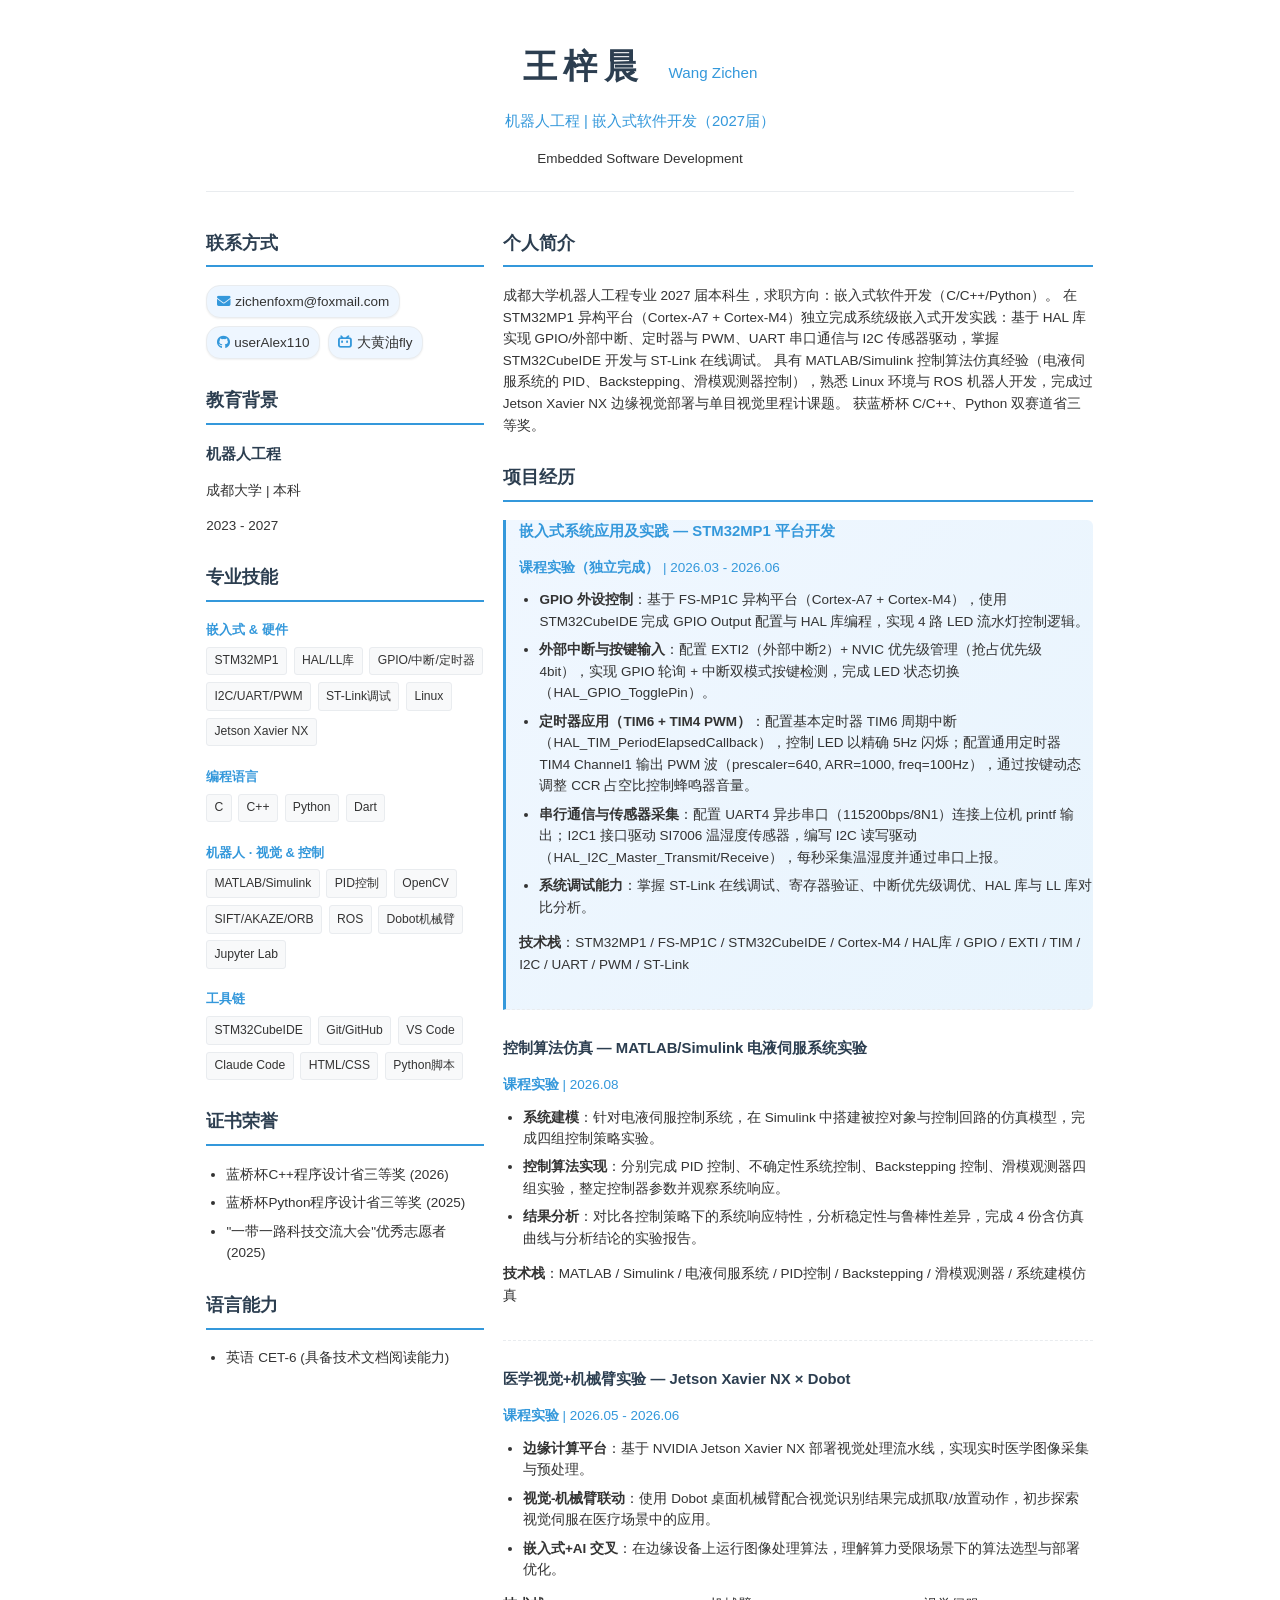
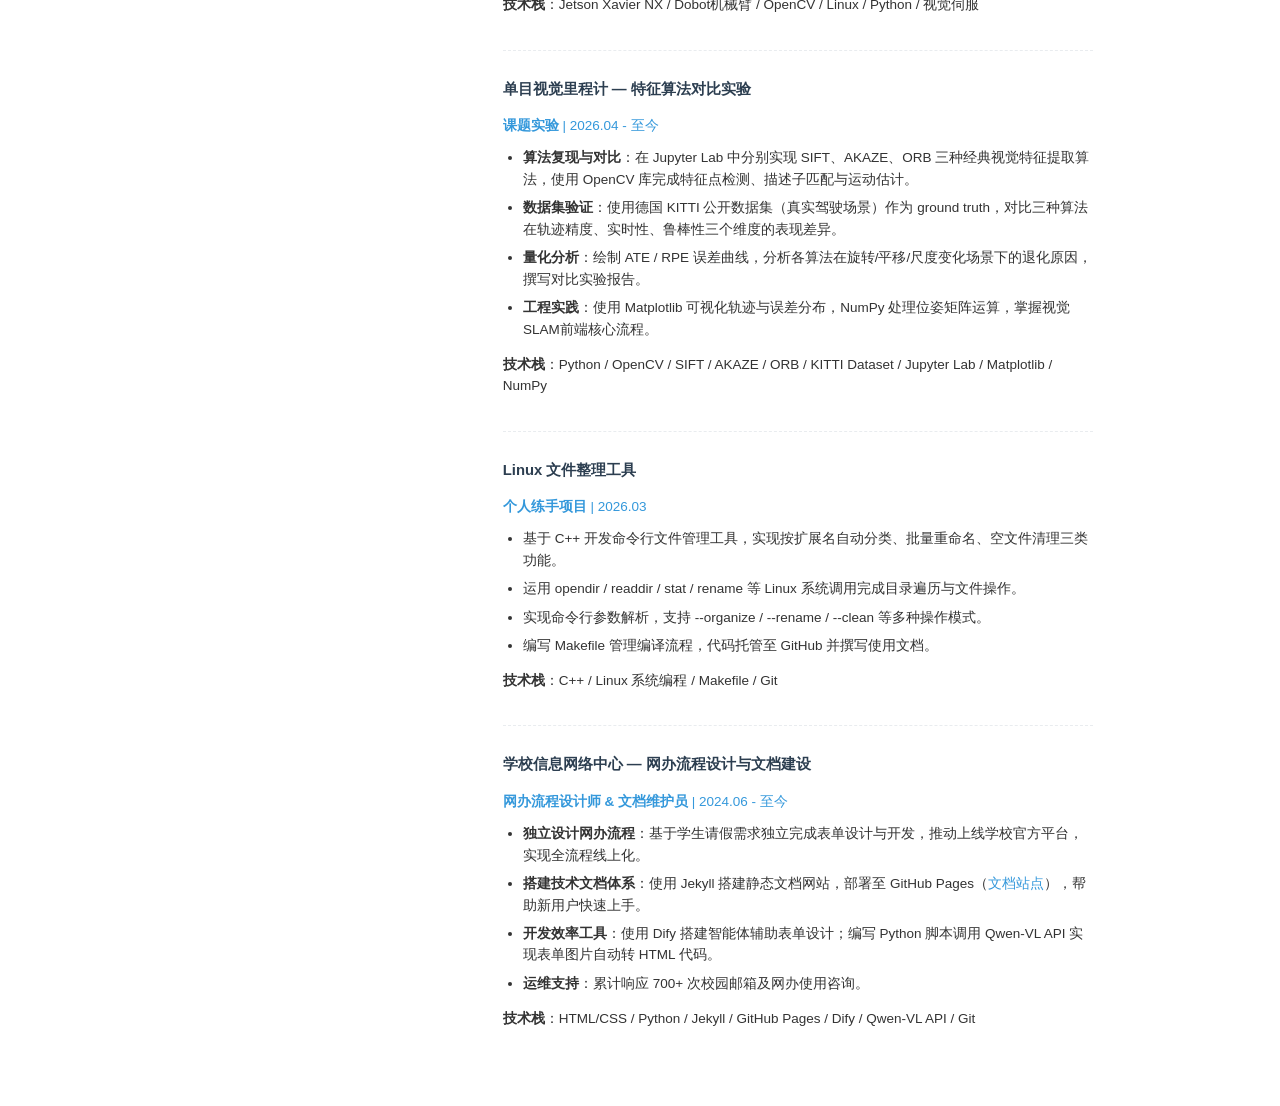
<file: index.html>
<!DOCTYPE html>
<html lang="zh-CN">

<head>
  <meta charset="UTF-8" />
  <meta name="viewport" content="width=device-width, initial-scale=1.0" />
  <meta name="description" content="王梓晨 - 机器人工程2027届本科 | 嵌入式软件开发：STM32/HAL库外设驱动、C++/Linux、MATLAB/Simulink控制算法仿真，蓝桥杯C/C++/Python双赛道省奖" />
  <link href="style.css" rel="stylesheet" />
  <link rel="stylesheet" href="https://cdnjs.cloudflare.com/ajax/libs/font-awesome/6.4.0/css/all.min.css" />
  <link rel="icon" type="image/png" href="favicon.png" />
  <title>王梓晨 | Wang Zichen - 简历</title>
  <!-- 打印样式优化 -->
  <style media="print">
    @page {
      margin: 1cm;
    }

    body {
      -webkit-print-color-adjust: exact;
      print-color-adjust: exact;
    }

    a {
      color: #1a0dab;
      text-decoration: underline;
    }
  </style>
</head>

<body>
  <header id="header">
    <h1>王梓晨 <span class="pinyin">Wang Zichen</span></h1>
    <p class="title">机器人工程 | 嵌入式软件开发（2027届）</p>
    <p class="subtitle">Embedded Software Development</p>
  </header>

  <main>
    <aside id="mainLeft">
      <section class="contact-section">
        <h2>联系方式</h2>
        <div class="contact-bar">
          <a href="mailto:zichenfoxm@foxmail.com">
            <i class="fas fa-envelope" aria-hidden="true"></i> zichenfoxm@foxmail.com
          </a>
          <a href="https://github.com/userAlex110">
            <i class="fab fa-github" aria-hidden="true"></i> userAlex110
          </a>
          <a href="https://space.bilibili.com/3494361348180602">
            <i class="fab fa-bilibili" aria-hidden="true"></i> 大黄油fly
          </a>
        </div>
      </section>

      <section class="education-section">
        <h2>教育背景</h2>
        <div class="education-item">
          <h3>机器人工程</h3>
          <p class="school">成都大学 | 本科</p>
          <p class="period">2023 - 2027</p>
        </div>
      </section>

      <section class="skills-section">
        <h2>专业技能</h2>
        <div class="skill-category">
          <h3>嵌入式 &amp; 硬件</h3>
          <div class="skill-tags">
            <span class="skill-tag">STM32MP1</span>
            <span class="skill-tag">HAL/LL库</span>
            <span class="skill-tag">GPIO/中断/定时器</span>
            <span class="skill-tag">I2C/UART/PWM</span>
            <span class="skill-tag">ST-Link调试</span>
            <span class="skill-tag">Linux</span>
            <span class="skill-tag">Jetson Xavier NX</span>
          </div>
        </div>
        <div class="skill-category">
          <h3>编程语言</h3>
          <div class="skill-tags">
            <span class="skill-tag">C</span>
            <span class="skill-tag">C++</span>
            <span class="skill-tag">Python</span>
            <span class="skill-tag">Dart</span>
          </div>
        </div>
        <div class="skill-category">
          <h3>机器人 · 视觉 &amp; 控制</h3>
          <div class="skill-tags">
            <span class="skill-tag">MATLAB/Simulink</span>
            <span class="skill-tag">PID控制</span>
            <span class="skill-tag">OpenCV</span>
            <span class="skill-tag">SIFT/AKAZE/ORB</span>
            <span class="skill-tag">ROS</span>
            <span class="skill-tag">Dobot机械臂</span>
            <span class="skill-tag">Jupyter Lab</span>
          </div>
        </div>
        <div class="skill-category">
          <h3>工具链</h3>
          <div class="skill-tags">
            <span class="skill-tag">STM32CubeIDE</span>
            <span class="skill-tag">Git/GitHub</span>
            <span class="skill-tag">VS Code</span>
            <span class="skill-tag">Claude Code</span>
            <span class="skill-tag">HTML/CSS</span>
            <span class="skill-tag">Python脚本</span>
          </div>
        </div>
      </section>

      <section class="certificates-section">
        <h2>证书荣誉</h2>
        <ul class="certificates-list">
          <li>蓝桥杯C++程序设计省三等奖 (2026)</li>
          <li>蓝桥杯Python程序设计省三等奖 (2025)</li>
          <li>"一带一路科技交流大会"优秀志愿者 (2025)</li>
        </ul>
      </section>

      <section class="languages-section">
        <h2>语言能力</h2>
        <ul class="languages-list">
          <li>英语 CET-6 (具备技术文档阅读能力)</li>
        </ul>
      </section>
    </aside>

    <article id="mainRight">
      <section class="about-section">
        <h2>个人简介</h2>
        <p>
          成都大学机器人工程专业 2027 届本科生，求职方向：嵌入式软件开发（C/C++/Python）。
          在 STM32MP1 异构平台（Cortex-A7 + Cortex-M4）独立完成系统级嵌入式开发实践：基于 HAL 库实现 GPIO/外部中断、定时器与 PWM、UART 串口通信与 I2C 传感器驱动，掌握 STM32CubeIDE 开发与 ST-Link 在线调试。
          具有 MATLAB/Simulink 控制算法仿真经验（电液伺服系统的 PID、Backstepping、滑模观测器控制），熟悉 Linux 环境与 ROS 机器人开发，完成过 Jetson Xavier NX 边缘视觉部署与单目视觉里程计课题。
          获蓝桥杯 C/C++、Python 双赛道省三等奖。
        </p>
      </section>

      <section class="experience-section">
        <h2>项目经历</h2>

        <!-- 嵌入式核心项目 -->
        <div class="experience-item highlight">
          <h3>嵌入式系统应用及实践 — STM32MP1 平台开发</h3>
          <p class="role"><strong>课程实验（独立完成）</strong> | 2026.03 - 2026.06</p>
          <ul>
            <li><strong>GPIO 外设控制</strong>：基于 FS-MP1C 异构平台（Cortex-A7 + Cortex-M4），使用 STM32CubeIDE 完成 GPIO Output 配置与 HAL 库编程，实现 4 路 LED 流水灯控制逻辑。</li>
            <li><strong>外部中断与按键输入</strong>：配置 EXTI2（外部中断2）+ NVIC 优先级管理（抢占优先级 4bit），实现 GPIO 轮询 + 中断双模式按键检测，完成 LED 状态切换（HAL_GPIO_TogglePin）。</li>
            <li><strong>定时器应用（TIM6 + TIM4 PWM）</strong>：配置基本定时器 TIM6 周期中断（HAL_TIM_PeriodElapsedCallback），控制 LED 以精确 5Hz 闪烁；配置通用定时器 TIM4 Channel1 输出 PWM 波（prescaler=640, ARR=1000, freq=100Hz），通过按键动态调整 CCR 占空比控制蜂鸣器音量。</li>
            <li><strong>串行通信与传感器采集</strong>：配置 UART4 异步串口（115200bps/8N1）连接上位机 printf 输出；I2C1 接口驱动 SI7006 温湿度传感器，编写 I2C 读写驱动（HAL_I2C_Master_Transmit/Receive），每秒采集温湿度并通过串口上报。</li>
            <li><strong>系统调试能力</strong>：掌握 ST-Link 在线调试、寄存器验证、中断优先级调优、HAL 库与 LL 库对比分析。</li>
          </ul>
          <p class="skills-used"><strong>技术栈</strong>：STM32MP1 / FS-MP1C / STM32CubeIDE / Cortex-M4 / HAL库 / GPIO / EXTI / TIM / I2C / UART / PWM / ST-Link</p>
        </div>

        <!-- 控制算法仿真 -->
        <div class="experience-item">
          <h3>控制算法仿真 — MATLAB/Simulink 电液伺服系统实验</h3>
          <p class="role"><strong>课程实验</strong> | 2026.08</p>
          <ul>
            <li><strong>系统建模</strong>：针对电液伺服控制系统，在 Simulink 中搭建被控对象与控制回路的仿真模型，完成四组控制策略实验。</li>
            <li><strong>控制算法实现</strong>：分别完成 PID 控制、不确定性系统控制、Backstepping 控制、滑模观测器四组实验，整定控制器参数并观察系统响应。</li>
            <li><strong>结果分析</strong>：对比各控制策略下的系统响应特性，分析稳定性与鲁棒性差异，完成 4 份含仿真曲线与分析结论的实验报告。</li>
          </ul>
          <p class="skills-used"><strong>技术栈</strong>：MATLAB / Simulink / 电液伺服系统 / PID控制 / Backstepping / 滑模观测器 / 系统建模仿真</p>
        </div>

        <!-- 嵌入式+AI 交叉项目 -->
        <div class="experience-item">
          <h3>医学视觉+机械臂实验 — Jetson Xavier NX × Dobot</h3>
          <p class="role"><strong>课程实验</strong> | 2026.05 - 2026.06</p>
          <ul>
            <li><strong>边缘计算平台</strong>：基于 NVIDIA Jetson Xavier NX 部署视觉处理流水线，实现实时医学图像采集与预处理。</li>
            <li><strong>视觉-机械臂联动</strong>：使用 Dobot 桌面机械臂配合视觉识别结果完成抓取/放置动作，初步探索视觉伺服在医疗场景中的应用。</li>
            <li><strong>嵌入式+AI 交叉</strong>：在边缘设备上运行图像处理算法，理解算力受限场景下的算法选型与部署优化。</li>
          </ul>
          <p class="skills-used"><strong>技术栈</strong>：Jetson Xavier NX / Dobot机械臂 / OpenCV / Linux / Python / 视觉伺服</p>
        </div>

        <!-- 视觉项目 -->
        <div class="experience-item">
          <h3>单目视觉里程计 — 特征算法对比实验</h3>
          <p class="role"><strong>课题实验</strong> | 2026.04 - 至今</p>
          <ul>
            <li><strong>算法复现与对比</strong>：在 Jupyter Lab 中分别实现 SIFT、AKAZE、ORB 三种经典视觉特征提取算法，使用 OpenCV 库完成特征点检测、描述子匹配与运动估计。</li>
            <li><strong>数据集验证</strong>：使用德国 KITTI 公开数据集（真实驾驶场景）作为 ground truth，对比三种算法在轨迹精度、实时性、鲁棒性三个维度的表现差异。</li>
            <li><strong>量化分析</strong>：绘制 ATE / RPE 误差曲线，分析各算法在旋转/平移/尺度变化场景下的退化原因，撰写对比实验报告。</li>
            <li><strong>工程实践</strong>：使用 Matplotlib 可视化轨迹与误差分布，NumPy 处理位姿矩阵运算，掌握视觉SLAM前端核心流程。</li>
          </ul>
          <p class="skills-used"><strong>技术栈</strong>：Python / OpenCV / SIFT / AKAZE / ORB / KITTI Dataset / Jupyter Lab / Matplotlib / NumPy</p>
        </div>

        <!-- 工具项目 -->
        <div class="experience-item">
          <h3>Linux 文件整理工具</h3>
          <p class="role"><strong>个人练手项目</strong> | 2026.03</p>
          <ul>
            <li>基于 C++ 开发命令行文件管理工具，实现按扩展名自动分类、批量重命名、空文件清理三类功能。</li>
            <li>运用 opendir / readdir / stat / rename 等 Linux 系统调用完成目录遍历与文件操作。</li>
            <li>实现命令行参数解析，支持 --organize / --rename / --clean 等多种操作模式。</li>
            <li>编写 Makefile 管理编译流程，代码托管至 GitHub 并撰写使用文档。</li>
          </ul>
          <p class="skills-used"><strong>技术栈</strong>：C++ / Linux 系统编程 / Makefile / Git</p>
        </div>

        <!-- 学校工作 -->
        <div class="experience-item">
          <h3>学校信息网络中心 — 网办流程设计与文档建设</h3>
          <p class="role"><strong>网办流程设计师 &amp; 文档维护员</strong> | 2024.06 - 至今</p>
          <ul>
            <li><strong>独立设计网办流程</strong>：基于学生请假需求独立完成表单设计与开发，推动上线学校官方平台，实现全流程线上化。</li>
            <li><strong>搭建技术文档体系</strong>：使用 Jekyll 搭建静态文档网站，部署至 GitHub Pages（<a href="https://useralex110.github.io/docs-tutorial/" target="_blank" rel="noreferrer">文档站点</a>），帮助新用户快速上手。</li>
            <li><strong>开发效率工具</strong>：使用 Dify 搭建智能体辅助表单设计；编写 Python 脚本调用 Qwen-VL API 实现表单图片自动转 HTML 代码。</li>
            <li><strong>运维支持</strong>：累计响应 700+ 次校园邮箱及网办使用咨询。</li>
          </ul>
          <p class="skills-used"><strong>技术栈</strong>：HTML/CSS / Python / Jekyll / GitHub Pages / Dify / Qwen-VL API / Git</p>
        </div>
      </section>
    </article>
  </main>
</body>

</html>
</file>
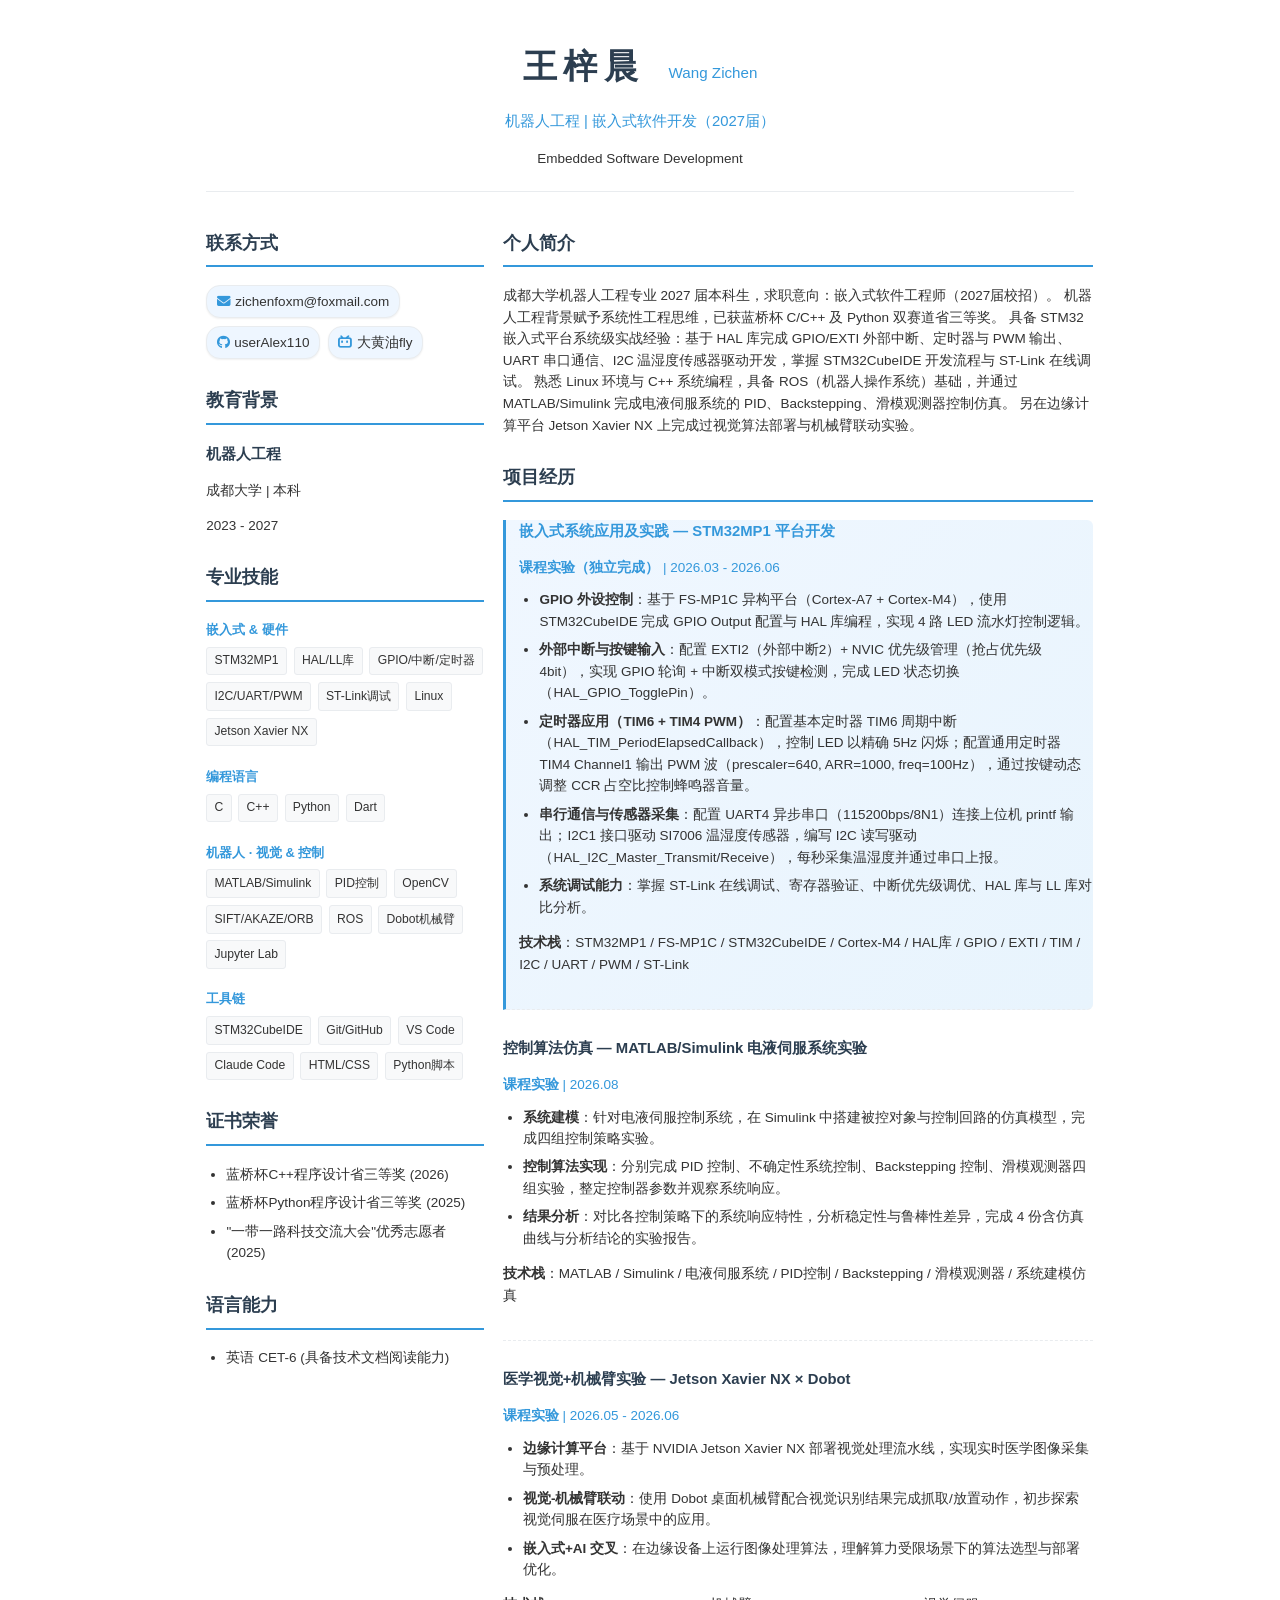
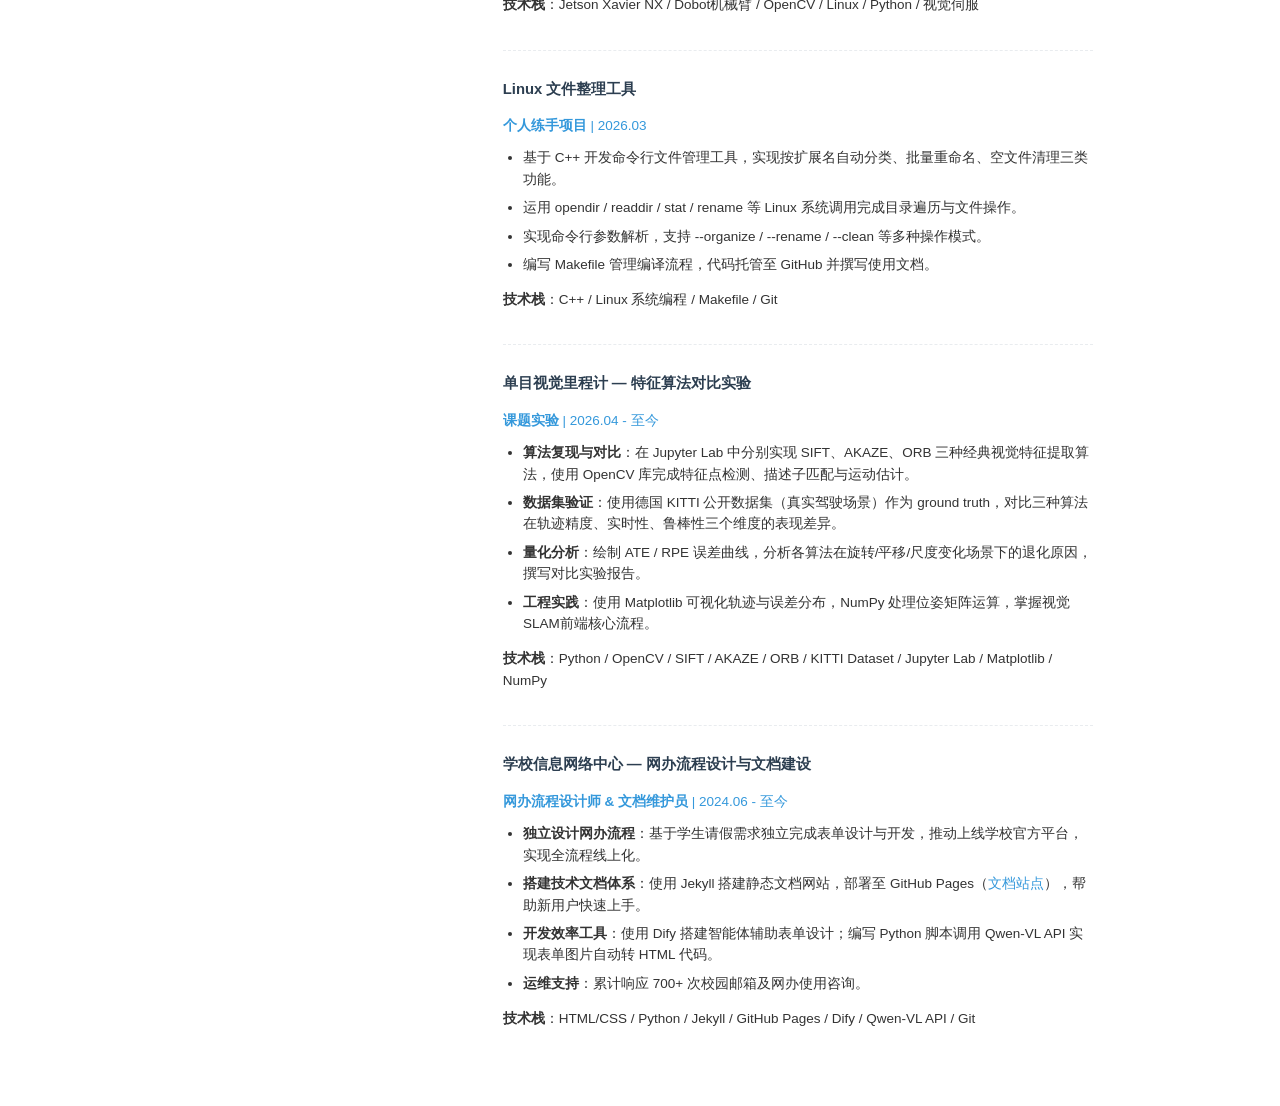
<file: yingwei/index.html>
<!DOCTYPE html>
<html lang="zh-CN">

<head>
  <meta charset="UTF-8" />
  <meta name="viewport" content="width=device-width, initial-scale=1.0" />
  <meta name="description" content="王梓晨 - 机器人工程2027届本科 | 嵌入式软件开发：STM32/HAL库外设驱动、C++/Linux、MATLAB/Simulink控制算法仿真，蓝桥杯C/C++/Python双赛道省奖" />
  <meta name="robots" content="noindex" />
  <link href="style.css" rel="stylesheet" />
  <link rel="stylesheet" href="https://cdnjs.cloudflare.com/ajax/libs/font-awesome/6.4.0/css/all.min.css" />
  <link rel="icon" type="image/png" href="favicon.png" />
  <title>王梓晨 | Wang Zichen - 简历</title>
  <!-- 打印样式优化 -->
  <style media="print">
    @page {
      margin: 1cm;
    }

    body {
      -webkit-print-color-adjust: exact;
      print-color-adjust: exact;
    }

    a {
      color: #1a0dab;
      text-decoration: underline;
    }
  </style>
</head>

<body>
  <header id="header">
    <h1>王梓晨 <span class="pinyin">Wang Zichen</span></h1>
    <p class="title">机器人工程 | 嵌入式软件开发（2027届）</p>
    <p class="subtitle">Embedded Software Development</p>
  </header>

  <main>
    <aside id="mainLeft">
      <section class="contact-section">
        <h2>联系方式</h2>
        <div class="contact-bar">
          <a href="mailto:zichenfoxm@foxmail.com">
            <i class="fas fa-envelope" aria-hidden="true"></i> zichenfoxm@foxmail.com
          </a>
          <a href="https://github.com/userAlex110">
            <i class="fab fa-github" aria-hidden="true"></i> userAlex110
          </a>
          <a href="https://space.bilibili.com/3494361348180602">
            <i class="fab fa-bilibili" aria-hidden="true"></i> 大黄油fly
          </a>
        </div>
      </section>

      <section class="education-section">
        <h2>教育背景</h2>
        <div class="education-item">
          <h3>机器人工程</h3>
          <p class="school">成都大学 | 本科</p>
          <p class="period">2023 - 2027</p>
        </div>
      </section>

      <section class="skills-section">
        <h2>专业技能</h2>
        <div class="skill-category">
          <h3>嵌入式 &amp; 硬件</h3>
          <div class="skill-tags">
            <span class="skill-tag">STM32MP1</span>
            <span class="skill-tag">HAL/LL库</span>
            <span class="skill-tag">GPIO/中断/定时器</span>
            <span class="skill-tag">I2C/UART/PWM</span>
            <span class="skill-tag">ST-Link调试</span>
            <span class="skill-tag">Linux</span>
            <span class="skill-tag">Jetson Xavier NX</span>
          </div>
        </div>
        <div class="skill-category">
          <h3>编程语言</h3>
          <div class="skill-tags">
            <span class="skill-tag">C</span>
            <span class="skill-tag">C++</span>
            <span class="skill-tag">Python</span>
            <span class="skill-tag">Dart</span>
          </div>
        </div>
        <div class="skill-category">
          <h3>机器人 · 视觉 &amp; 控制</h3>
          <div class="skill-tags">
            <span class="skill-tag">MATLAB/Simulink</span>
            <span class="skill-tag">PID控制</span>
            <span class="skill-tag">OpenCV</span>
            <span class="skill-tag">SIFT/AKAZE/ORB</span>
            <span class="skill-tag">ROS</span>
            <span class="skill-tag">Dobot机械臂</span>
            <span class="skill-tag">Jupyter Lab</span>
          </div>
        </div>
        <div class="skill-category">
          <h3>工具链</h3>
          <div class="skill-tags">
            <span class="skill-tag">STM32CubeIDE</span>
            <span class="skill-tag">Git/GitHub</span>
            <span class="skill-tag">VS Code</span>
            <span class="skill-tag">Claude Code</span>
            <span class="skill-tag">HTML/CSS</span>
            <span class="skill-tag">Python脚本</span>
          </div>
        </div>
      </section>

      <section class="certificates-section">
        <h2>证书荣誉</h2>
        <ul class="certificates-list">
          <li>蓝桥杯C++程序设计省三等奖 (2026)</li>
          <li>蓝桥杯Python程序设计省三等奖 (2025)</li>
          <li>"一带一路科技交流大会"优秀志愿者 (2025)</li>
        </ul>
      </section>

      <section class="languages-section">
        <h2>语言能力</h2>
        <ul class="languages-list">
          <li>英语 CET-6 (具备技术文档阅读能力)</li>
        </ul>
      </section>
    </aside>

    <article id="mainRight">
      <section class="about-section">
        <h2>个人简介</h2>
        <p>
          成都大学机器人工程专业 2027 届本科生，求职意向：嵌入式软件工程师（2027届校招）。
          机器人工程背景赋予系统性工程思维，已获蓝桥杯 C/C++ 及 Python 双赛道省三等奖。
          具备 STM32 嵌入式平台系统级实战经验：基于 HAL 库完成 GPIO/EXTI 外部中断、定时器与 PWM 输出、UART 串口通信、I2C 温湿度传感器驱动开发，掌握 STM32CubeIDE 开发流程与 ST-Link 在线调试。
          熟悉 Linux 环境与 C++ 系统编程，具备 ROS（机器人操作系统）基础，并通过 MATLAB/Simulink 完成电液伺服系统的 PID、Backstepping、滑模观测器控制仿真。
          另在边缘计算平台 Jetson Xavier NX 上完成过视觉算法部署与机械臂联动实验。
        </p>
      </section>

      <section class="experience-section">
        <h2>项目经历</h2>

        <!-- 嵌入式核心项目 -->
        <div class="experience-item highlight">
          <h3>嵌入式系统应用及实践 — STM32MP1 平台开发</h3>
          <p class="role"><strong>课程实验（独立完成）</strong> | 2026.03 - 2026.06</p>
          <ul>
            <li><strong>GPIO 外设控制</strong>：基于 FS-MP1C 异构平台（Cortex-A7 + Cortex-M4），使用 STM32CubeIDE 完成 GPIO Output 配置与 HAL 库编程，实现 4 路 LED 流水灯控制逻辑。</li>
            <li><strong>外部中断与按键输入</strong>：配置 EXTI2（外部中断2）+ NVIC 优先级管理（抢占优先级 4bit），实现 GPIO 轮询 + 中断双模式按键检测，完成 LED 状态切换（HAL_GPIO_TogglePin）。</li>
            <li><strong>定时器应用（TIM6 + TIM4 PWM）</strong>：配置基本定时器 TIM6 周期中断（HAL_TIM_PeriodElapsedCallback），控制 LED 以精确 5Hz 闪烁；配置通用定时器 TIM4 Channel1 输出 PWM 波（prescaler=640, ARR=1000, freq=100Hz），通过按键动态调整 CCR 占空比控制蜂鸣器音量。</li>
            <li><strong>串行通信与传感器采集</strong>：配置 UART4 异步串口（115200bps/8N1）连接上位机 printf 输出；I2C1 接口驱动 SI7006 温湿度传感器，编写 I2C 读写驱动（HAL_I2C_Master_Transmit/Receive），每秒采集温湿度并通过串口上报。</li>
            <li><strong>系统调试能力</strong>：掌握 ST-Link 在线调试、寄存器验证、中断优先级调优、HAL 库与 LL 库对比分析。</li>
          </ul>
          <p class="skills-used"><strong>技术栈</strong>：STM32MP1 / FS-MP1C / STM32CubeIDE / Cortex-M4 / HAL库 / GPIO / EXTI / TIM / I2C / UART / PWM / ST-Link</p>
        </div>

        <!-- 控制算法仿真 -->
        <div class="experience-item">
          <h3>控制算法仿真 — MATLAB/Simulink 电液伺服系统实验</h3>
          <p class="role"><strong>课程实验</strong> | 2026.08</p>
          <ul>
            <li><strong>系统建模</strong>：针对电液伺服控制系统，在 Simulink 中搭建被控对象与控制回路的仿真模型，完成四组控制策略实验。</li>
            <li><strong>控制算法实现</strong>：分别完成 PID 控制、不确定性系统控制、Backstepping 控制、滑模观测器四组实验，整定控制器参数并观察系统响应。</li>
            <li><strong>结果分析</strong>：对比各控制策略下的系统响应特性，分析稳定性与鲁棒性差异，完成 4 份含仿真曲线与分析结论的实验报告。</li>
          </ul>
          <p class="skills-used"><strong>技术栈</strong>：MATLAB / Simulink / 电液伺服系统 / PID控制 / Backstepping / 滑模观测器 / 系统建模仿真</p>
        </div>

        <!-- 嵌入式+AI 交叉项目 -->
        <div class="experience-item">
          <h3>医学视觉+机械臂实验 — Jetson Xavier NX × Dobot</h3>
          <p class="role"><strong>课程实验</strong> | 2026.05 - 2026.06</p>
          <ul>
            <li><strong>边缘计算平台</strong>：基于 NVIDIA Jetson Xavier NX 部署视觉处理流水线，实现实时医学图像采集与预处理。</li>
            <li><strong>视觉-机械臂联动</strong>：使用 Dobot 桌面机械臂配合视觉识别结果完成抓取/放置动作，初步探索视觉伺服在医疗场景中的应用。</li>
            <li><strong>嵌入式+AI 交叉</strong>：在边缘设备上运行图像处理算法，理解算力受限场景下的算法选型与部署优化。</li>
          </ul>
          <p class="skills-used"><strong>技术栈</strong>：Jetson Xavier NX / Dobot机械臂 / OpenCV / Linux / Python / 视觉伺服</p>
        </div>

        <!-- 工具项目 -->
        <div class="experience-item">
          <h3>Linux 文件整理工具</h3>
          <p class="role"><strong>个人练手项目</strong> | 2026.03</p>
          <ul>
            <li>基于 C++ 开发命令行文件管理工具，实现按扩展名自动分类、批量重命名、空文件清理三类功能。</li>
            <li>运用 opendir / readdir / stat / rename 等 Linux 系统调用完成目录遍历与文件操作。</li>
            <li>实现命令行参数解析，支持 --organize / --rename / --clean 等多种操作模式。</li>
            <li>编写 Makefile 管理编译流程，代码托管至 GitHub 并撰写使用文档。</li>
          </ul>
          <p class="skills-used"><strong>技术栈</strong>：C++ / Linux 系统编程 / Makefile / Git</p>
        </div>

        <!-- 视觉项目 -->
        <div class="experience-item">
          <h3>单目视觉里程计 — 特征算法对比实验</h3>
          <p class="role"><strong>课题实验</strong> | 2026.04 - 至今</p>
          <ul>
            <li><strong>算法复现与对比</strong>：在 Jupyter Lab 中分别实现 SIFT、AKAZE、ORB 三种经典视觉特征提取算法，使用 OpenCV 库完成特征点检测、描述子匹配与运动估计。</li>
            <li><strong>数据集验证</strong>：使用德国 KITTI 公开数据集（真实驾驶场景）作为 ground truth，对比三种算法在轨迹精度、实时性、鲁棒性三个维度的表现差异。</li>
            <li><strong>量化分析</strong>：绘制 ATE / RPE 误差曲线，分析各算法在旋转/平移/尺度变化场景下的退化原因，撰写对比实验报告。</li>
            <li><strong>工程实践</strong>：使用 Matplotlib 可视化轨迹与误差分布，NumPy 处理位姿矩阵运算，掌握视觉SLAM前端核心流程。</li>
          </ul>
          <p class="skills-used"><strong>技术栈</strong>：Python / OpenCV / SIFT / AKAZE / ORB / KITTI Dataset / Jupyter Lab / Matplotlib / NumPy</p>
        </div>

        <!-- 学校工作 -->
        <div class="experience-item">
          <h3>学校信息网络中心 — 网办流程设计与文档建设</h3>
          <p class="role"><strong>网办流程设计师 &amp; 文档维护员</strong> | 2024.06 - 至今</p>
          <ul>
            <li><strong>独立设计网办流程</strong>：基于学生请假需求独立完成表单设计与开发，推动上线学校官方平台，实现全流程线上化。</li>
            <li><strong>搭建技术文档体系</strong>：使用 Jekyll 搭建静态文档网站，部署至 GitHub Pages（<a href="https://useralex110.github.io/docs-tutorial/" target="_blank" rel="noreferrer">文档站点</a>），帮助新用户快速上手。</li>
            <li><strong>开发效率工具</strong>：使用 Dify 搭建智能体辅助表单设计；编写 Python 脚本调用 Qwen-VL API 实现表单图片自动转 HTML 代码。</li>
            <li><strong>运维支持</strong>：累计响应 700+ 次校园邮箱及网办使用咨询。</li>
          </ul>
          <p class="skills-used"><strong>技术栈</strong>：HTML/CSS / Python / Jekyll / GitHub Pages / Dify / Qwen-VL API / Git</p>
        </div>
      </section>
    </article>
  </main>
</body>

</html>
</file>
<file: style.css>
:root {
    --primary-color: #2c3e50;
    --accent-color: #3498db;
    --text-color: #333;
    --light-gray: #f8f9fa;
    --border-color: #e9ecef;
}

* {
    box-sizing: border-box;
}

body {
    font-family: "Helvetica Neue", Helvetica, Arial, "PingFang SC", "Hiragino Sans GB", "Heiti SC", "Microsoft YaHei", "WenQuanYi Micro Hei", sans-serif;
    font-size: 13.5px;
    line-height: 1.6;
    color: var(--text-color);
    max-width: 900px;
    margin: 0 auto;
    padding: 1.2em;
    background-color: #fff;
}

h1,
h2,
h3 {
    font-weight: 600;
    color: var(--primary-color);
    margin-bottom: 0.5em;
}

h1 {
    font-size: 2.5em;
    letter-spacing: 0.2em;
}

.pinyin {
    font-size: 0.45em;
    letter-spacing: 0;
    color: var(--accent-color);
    margin-left: 0.5em;
    font-weight: 500;
}

h2 {
    font-size: 1.3em;
    padding-bottom: 0.5em;
    border-bottom: 2px solid var(--accent-color);
    margin-bottom: 1em;
}

h3 {
    font-size: 1.1em;
    margin-bottom: 0.5em;
}

header {
    text-align: center;
    margin-bottom: 1.6em;
    padding-bottom: 1em;
    border-bottom: 1px solid var(--border-color);
}

.title {
    font-size: 1.1em;
    color: var(--accent-color);
}

.subtitle {
    font-size: 1em;
    color: var(--text-color);
    margin: 0.1em 0 0.6em;
}

.contact-bar {
    display: flex;
    justify-content: flex-start;
    gap: 0.6em;
    margin-top: 0.6em;
    flex-wrap: wrap;
}

.contact-bar a {
    color: var(--text-color);
    text-decoration: none;
    display: flex;
    align-items: center;
    gap: 0.35em;
    background-color: #eef6ff;
    border: 1px solid var(--border-color);
    padding: 0.35em 0.7em;
    border-radius: 14px;
    box-shadow: 0 1px 2px rgba(0, 0, 0, 0.06);
}

.contact-bar a:hover {
    color: var(--accent-color);
    text-decoration: underline;
    box-shadow: 0 2px 6px rgba(0, 0, 0, 0.12);
}

.contact-bar a i {
    color: var(--accent-color);
}

main {
    display: grid;
    grid-template-columns: 32% 68%;
    gap: 1.4em;
}

section {
    margin-bottom: 2em;
}

.skill-category {
    margin-bottom: 1.5em;
}

.skill-category h3 {
    font-size: 0.95em;
    color: var(--accent-color);
    margin-bottom: 0.5em;
}

.skill-tags {
    display: flex;
    flex-wrap: wrap;
    gap: 0.5em;
}

.skill-tag {
    background-color: var(--light-gray);
    padding: 0.3em 0.6em;
    border-radius: 3px;
    font-size: 0.9em;
    border: 1px solid var(--border-color);
}

.experience-item {
    margin-bottom: 2em;
    padding-bottom: 1.5em;
    border-bottom: 1px dashed var(--border-color);
}

.experience-item.highlight {
    background: linear-gradient(135deg, #f0f7ff 0%, #e8f4fd 100%);
    border-left: 3px solid var(--accent-color);
    padding-left: 1em;
    border-radius: 0 6px 6px 0;
}

.experience-item.highlight h3 {
    color: var(--accent-color);
}

.experience-item:last-child {
    border-bottom: none;
}

.role {
    color: var(--accent-color);
    margin-bottom: 0.8em;
}

.project-result {
    color: var(--accent-color);
    font-weight: 500;
}

ul {
    padding-left: 1.5em;
    margin: 0.5em 0;
}

li {
    margin-bottom: 0.5em;
}

a {
    color: var(--accent-color);
    text-decoration: none;
}

a:hover {
    text-decoration: underline;
}

/* 响应式设计 */
@media (max-width: 768px) {
    body {
        padding: 1em;
    }

    main {
        grid-template-columns: 1fr;
    }

    h1 {
        font-size: 2em;
    }

    .contact-bar {
        flex-direction: column;
        gap: 0.5em;
    }
}

/* 打印强制双栏与留白控制，避免被移动端样式折叠 */
@media print {
    body {
        max-width: 100%;
        margin: 0;
        padding: 0.4cm 0.6cm;
        font-size: 10px;
        line-height: 1.35;
    }

    main {
        display: grid;
        grid-template-columns: 32% 68% !important;
        gap: 0.8em;
    }

    header {
        margin-bottom: 0.5em;
        padding-bottom: 0.4em;
    }

    h1 {
        font-size: 1.6em;
        letter-spacing: 0.05em;
        margin-bottom: 0.3em;
    }

    h2 {
        font-size: 1.1em;
        margin-bottom: 0.5em;
        padding-bottom: 0.25em;
        border-bottom-width: 1.5px;
    }

    h3 {
        font-size: 1em;
        margin-bottom: 0.25em;
    }

    section {
        margin-bottom: 0.7em;
    }

    ul {
        padding-left: 1.1em;
        margin: 0.25em 0;
    }

    li {
        margin-bottom: 0.2em;
    }

    .title {
        font-size: 1em;
    }

    .subtitle {
        font-size: 0.9em;
        margin: 0.05em 0 0.4em;
    }

    .contact-bar {
        gap: 0.25em;
        margin-top: 0.4em;
    }

    .contact-bar a {
        box-shadow: none;
        background-color: #f4f7fb;
        padding: 0.2em 0.5em;
        font-size: 0.9em;
        border-radius: 10px;
    }

    .skill-category {
        margin-bottom: 0.8em;
    }

    .skill-category h3 {
        font-size: 0.9em;
        margin-bottom: 0.3em;
    }

    .skill-tags {
        gap: 0.3em;
    }

    .skill-tag {
        padding: 0.15em 0.4em;
        font-size: 0.85em;
    }

    .experience-item {
        margin-bottom: 0.8em;
        padding-bottom: 0.6em;
        page-break-inside: avoid;
    }

    .experience-item:last-child {
        margin-bottom: 0;
        padding-bottom: 0;
    }

    .role {
        margin-bottom: 0.3em;
        font-size: 0.95em;
    }

    .skills-used {
        margin-top: 0.3em;
        font-size: 0.9em;
    }
}
</file>
<file: yingwei/style.css>
:root {
    --primary-color: #2c3e50;
    --accent-color: #3498db;
    --text-color: #333;
    --light-gray: #f8f9fa;
    --border-color: #e9ecef;
}

* {
    box-sizing: border-box;
}

body {
    font-family: "Helvetica Neue", Helvetica, Arial, "PingFang SC", "Hiragino Sans GB", "Heiti SC", "Microsoft YaHei", "WenQuanYi Micro Hei", sans-serif;
    font-size: 13.5px;
    line-height: 1.6;
    color: var(--text-color);
    max-width: 900px;
    margin: 0 auto;
    padding: 1.2em;
    background-color: #fff;
}

h1,
h2,
h3 {
    font-weight: 600;
    color: var(--primary-color);
    margin-bottom: 0.5em;
}

h1 {
    font-size: 2.5em;
    letter-spacing: 0.2em;
}

.pinyin {
    font-size: 0.45em;
    letter-spacing: 0;
    color: var(--accent-color);
    margin-left: 0.5em;
    font-weight: 500;
}

h2 {
    font-size: 1.3em;
    padding-bottom: 0.5em;
    border-bottom: 2px solid var(--accent-color);
    margin-bottom: 1em;
}

h3 {
    font-size: 1.1em;
    margin-bottom: 0.5em;
}

header {
    text-align: center;
    margin-bottom: 1.6em;
    padding-bottom: 1em;
    border-bottom: 1px solid var(--border-color);
}

.title {
    font-size: 1.1em;
    color: var(--accent-color);
}

.subtitle {
    font-size: 1em;
    color: var(--text-color);
    margin: 0.1em 0 0.6em;
}

.contact-bar {
    display: flex;
    justify-content: flex-start;
    gap: 0.6em;
    margin-top: 0.6em;
    flex-wrap: wrap;
}

.contact-bar a {
    color: var(--text-color);
    text-decoration: none;
    display: flex;
    align-items: center;
    gap: 0.35em;
    background-color: #eef6ff;
    border: 1px solid var(--border-color);
    padding: 0.35em 0.7em;
    border-radius: 14px;
    box-shadow: 0 1px 2px rgba(0, 0, 0, 0.06);
}

.contact-bar a:hover {
    color: var(--accent-color);
    text-decoration: underline;
    box-shadow: 0 2px 6px rgba(0, 0, 0, 0.12);
}

.contact-bar a i {
    color: var(--accent-color);
}

main {
    display: grid;
    grid-template-columns: 32% 68%;
    gap: 1.4em;
}

section {
    margin-bottom: 2em;
}

.skill-category {
    margin-bottom: 1.5em;
}

.skill-category h3 {
    font-size: 0.95em;
    color: var(--accent-color);
    margin-bottom: 0.5em;
}

.skill-tags {
    display: flex;
    flex-wrap: wrap;
    gap: 0.5em;
}

.skill-tag {
    background-color: var(--light-gray);
    padding: 0.3em 0.6em;
    border-radius: 3px;
    font-size: 0.9em;
    border: 1px solid var(--border-color);
}

.experience-item {
    margin-bottom: 2em;
    padding-bottom: 1.5em;
    border-bottom: 1px dashed var(--border-color);
}

.experience-item.highlight {
    background: linear-gradient(135deg, #f0f7ff 0%, #e8f4fd 100%);
    border-left: 3px solid var(--accent-color);
    padding-left: 1em;
    border-radius: 0 6px 6px 0;
}

.experience-item.highlight h3 {
    color: var(--accent-color);
}

.experience-item:last-child {
    border-bottom: none;
}

.role {
    color: var(--accent-color);
    margin-bottom: 0.8em;
}

.project-result {
    color: var(--accent-color);
    font-weight: 500;
}

ul {
    padding-left: 1.5em;
    margin: 0.5em 0;
}

li {
    margin-bottom: 0.5em;
}

a {
    color: var(--accent-color);
    text-decoration: none;
}

a:hover {
    text-decoration: underline;
}

/* 响应式设计 */
@media (max-width: 768px) {
    body {
        padding: 1em;
    }

    main {
        grid-template-columns: 1fr;
    }

    h1 {
        font-size: 2em;
    }

    .contact-bar {
        flex-direction: column;
        gap: 0.5em;
    }
}

/* 打印强制双栏与留白控制，避免被移动端样式折叠 */
@media print {
    body {
        max-width: 100%;
        margin: 0;
        padding: 0.4cm 0.6cm;
        font-size: 10px;
        line-height: 1.35;
    }

    main {
        display: grid;
        grid-template-columns: 32% 68% !important;
        gap: 0.8em;
    }

    header {
        margin-bottom: 0.5em;
        padding-bottom: 0.4em;
    }

    h1 {
        font-size: 1.6em;
        letter-spacing: 0.05em;
        margin-bottom: 0.3em;
    }

    h2 {
        font-size: 1.1em;
        margin-bottom: 0.5em;
        padding-bottom: 0.25em;
        border-bottom-width: 1.5px;
    }

    h3 {
        font-size: 1em;
        margin-bottom: 0.25em;
    }

    section {
        margin-bottom: 0.7em;
    }

    ul {
        padding-left: 1.1em;
        margin: 0.25em 0;
    }

    li {
        margin-bottom: 0.2em;
    }

    .title {
        font-size: 1em;
    }

    .subtitle {
        font-size: 0.9em;
        margin: 0.05em 0 0.4em;
    }

    .contact-bar {
        gap: 0.25em;
        margin-top: 0.4em;
    }

    .contact-bar a {
        box-shadow: none;
        background-color: #f4f7fb;
        padding: 0.2em 0.5em;
        font-size: 0.9em;
        border-radius: 10px;
    }

    .skill-category {
        margin-bottom: 0.8em;
    }

    .skill-category h3 {
        font-size: 0.9em;
        margin-bottom: 0.3em;
    }

    .skill-tags {
        gap: 0.3em;
    }

    .skill-tag {
        padding: 0.15em 0.4em;
        font-size: 0.85em;
    }

    .experience-item {
        margin-bottom: 0.8em;
        padding-bottom: 0.6em;
        page-break-inside: avoid;
    }

    .experience-item:last-child {
        margin-bottom: 0;
        padding-bottom: 0;
    }

    .role {
        margin-bottom: 0.3em;
        font-size: 0.95em;
    }

    .skills-used {
        margin-top: 0.3em;
        font-size: 0.9em;
    }
}
</file>
